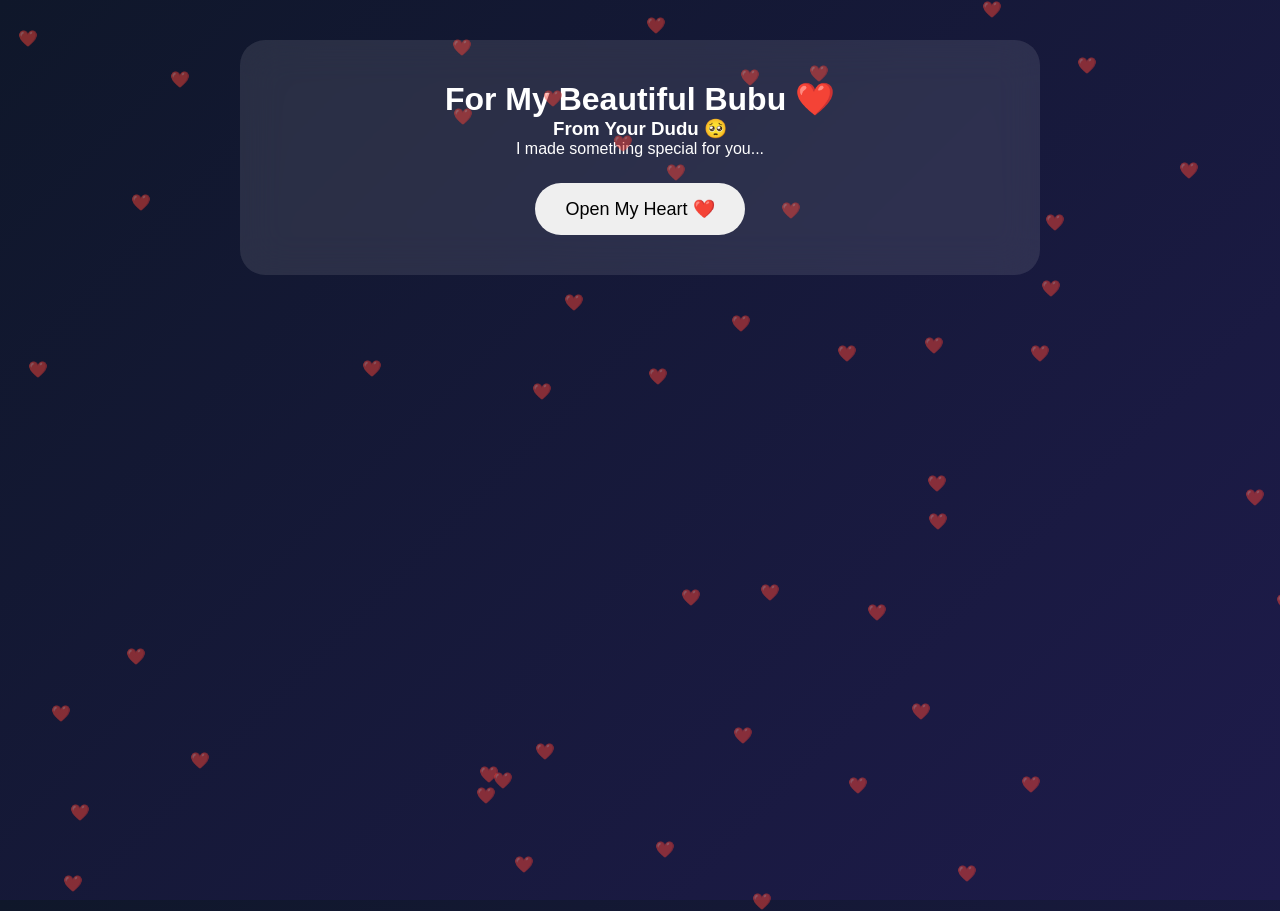
<file: index.html>
<!DOCTYPE html>
<html>
<head>
<meta charset="UTF-8">
<meta name="viewport" content="width=device-width,initial-scale=1">
<title>For My Bubu ❤️</title>

<link rel="stylesheet" href="style.css?v=1">
</head>

<body>

<div id="hearts"></div>

<div class="glass">

<h1>For My Beautiful Bubu ❤️</h1>

<h3>From Your Dudu 🥺</h3>

<p>
I made something special for you...
</p>

<a href="memories.html">
<button class="btn">Open My Heart ❤️</button>
</a>

</div>

<script src="script.js?v=1"></script>
</body>
</html>
</file>
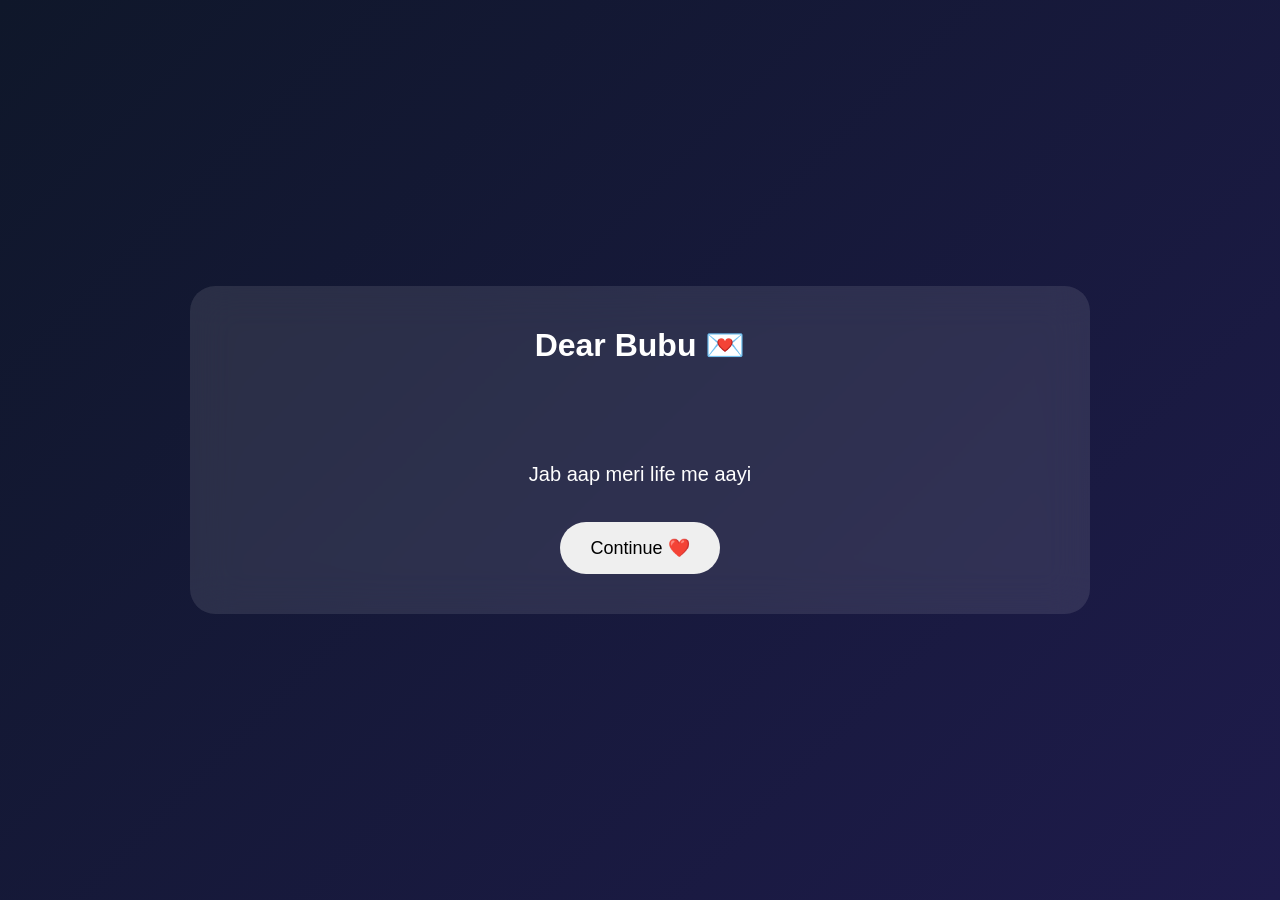
<file: memories.html>
<!DOCTYPE html>
<html lang="en">

<head>
<meta charset="UTF-8">
<meta name="viewport" content="width=device-width, initial-scale=1.0">
<title>Dear Bubu ❤️</title>

<link rel="stylesheet" href="style.css?v=1">

<style>
body{
    min-height:100vh;
    display:flex;
    justify-content:center;
    align-items:center;
    background:linear-gradient(135deg,#0f172a,#1e1b4b);
    color:white;
    padding:20px;
}

.letter{
    max-width:900px;
    width:100%;
}

#typing{
    margin-top:20px;
    font-size:20px;
    line-height:1.8;
    white-space:pre-line;
}

.btn{
    margin-top:30px;
    padding:15px 30px;
    border:none;
    border-radius:30px;
    cursor:pointer;
    font-size:18px;
}
</style>

</head>

<body>

<div class="glass letter">

<h1>Dear Bubu 💌</h1>

<div id="typing"></div>

<a href="timeline.html">
<button class="btn">Continue ❤️</button>
</a>

</div>

<script>

const text = `

Jab aap meri life me aayi thi,

tab mujhe nahi pata tha ki koi insaan itna special ho sakta hai.

Sabse pehle aapne mujhe propose kiya tha.

Aapne mujhe bahut pyaar diya...
Bahut trust diya...
Bahut care di...

Lekin sach kahu...

Main uss pyaar ko sambhal nahi paya.

Maine galtiyan ki.

Maine aapko hurt kiya.

Aur mujhe har galti ka afsos hai.

Kabhi kabhi lagta hai ki kaash main time ko wapas le ja pata.

Kaash main aapko woh pyaar de pata jiski aap hamesha haqdar thi.

Lekin ek baat kabhi nahi badli...

Aur woh hai mera pyaar.

Aaj bhi meri duniya ki sabse khoobsurat cheez...

Aap ho Bubu ❤️

- Your Dudu 🥺❤️

`;

let i = 0;

function typeWriter() {

    if(i < text.length){

        document.getElementById("typing").innerHTML += text.charAt(i);

        i++;

        setTimeout(typeWriter,40);

    }

}

window.onload = typeWriter;

</script>

</body>
</html>
</file>
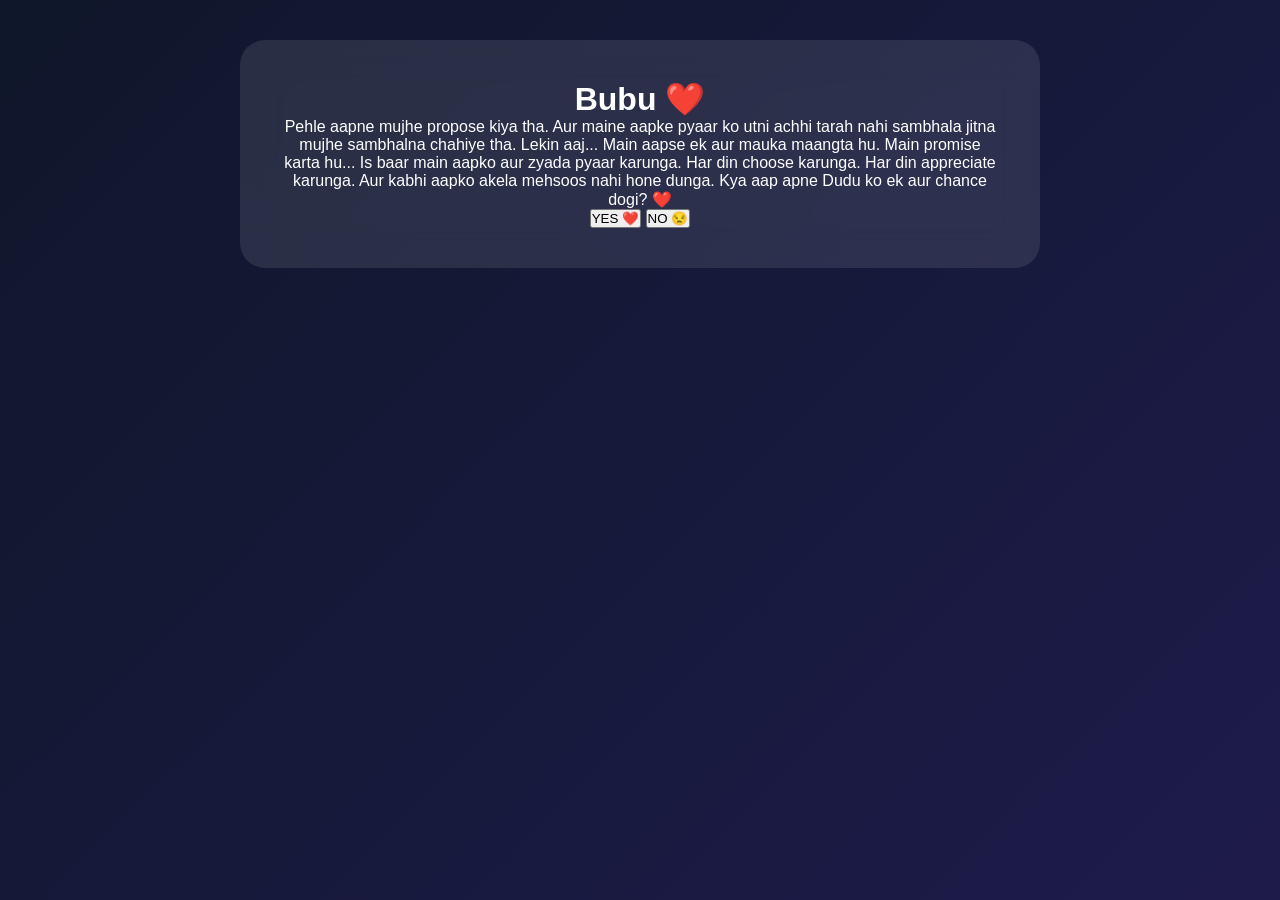
<file: proposal.html>
<!DOCTYPE html>
<html>
<head>
<link rel="stylesheet" href="style.css?v=1">
<title>Will You Give Me One Chance?</title>
</head>

<body>

<div class="glass">

<h1>Bubu ❤️</h1>

<p>

Pehle aapne mujhe propose kiya tha.

Aur maine aapke pyaar ko utni achhi tarah nahi sambhala
jitna mujhe sambhalna chahiye tha.

Lekin aaj...

Main aapse ek aur mauka maangta hu.

Main promise karta hu...

Is baar main aapko aur zyada pyaar karunga.

Har din choose karunga.

Har din appreciate karunga.

Aur kabhi aapko akela mehsoos nahi hone dunga.

Kya aap apne Dudu ko ek aur chance dogi? ❤️

</p>

<div class="buttons">

<button onclick="yesClick()">
YES ❤️
</button>

<button id="no">
NO 😒
</button>

</div>

</div>

<script>

const no=document.getElementById("no");

no.addEventListener("mouseover",()=>{

no.style.position="absolute";

no.style.left=Math.random()*80+"%";
no.style.top=Math.random()*80+"%";

});

function yesClick(){

localStorage.setItem("bubu","yes");

document.body.innerHTML=`

<div class='success'>

<h1>YAYYYYY ❤️</h1>

<h2>Thank You Bubu 🥺</h2>

<h3>I Love You Forever ♾️</h3>

</div>

`;

}

</script>

</body>
</html>
</file>
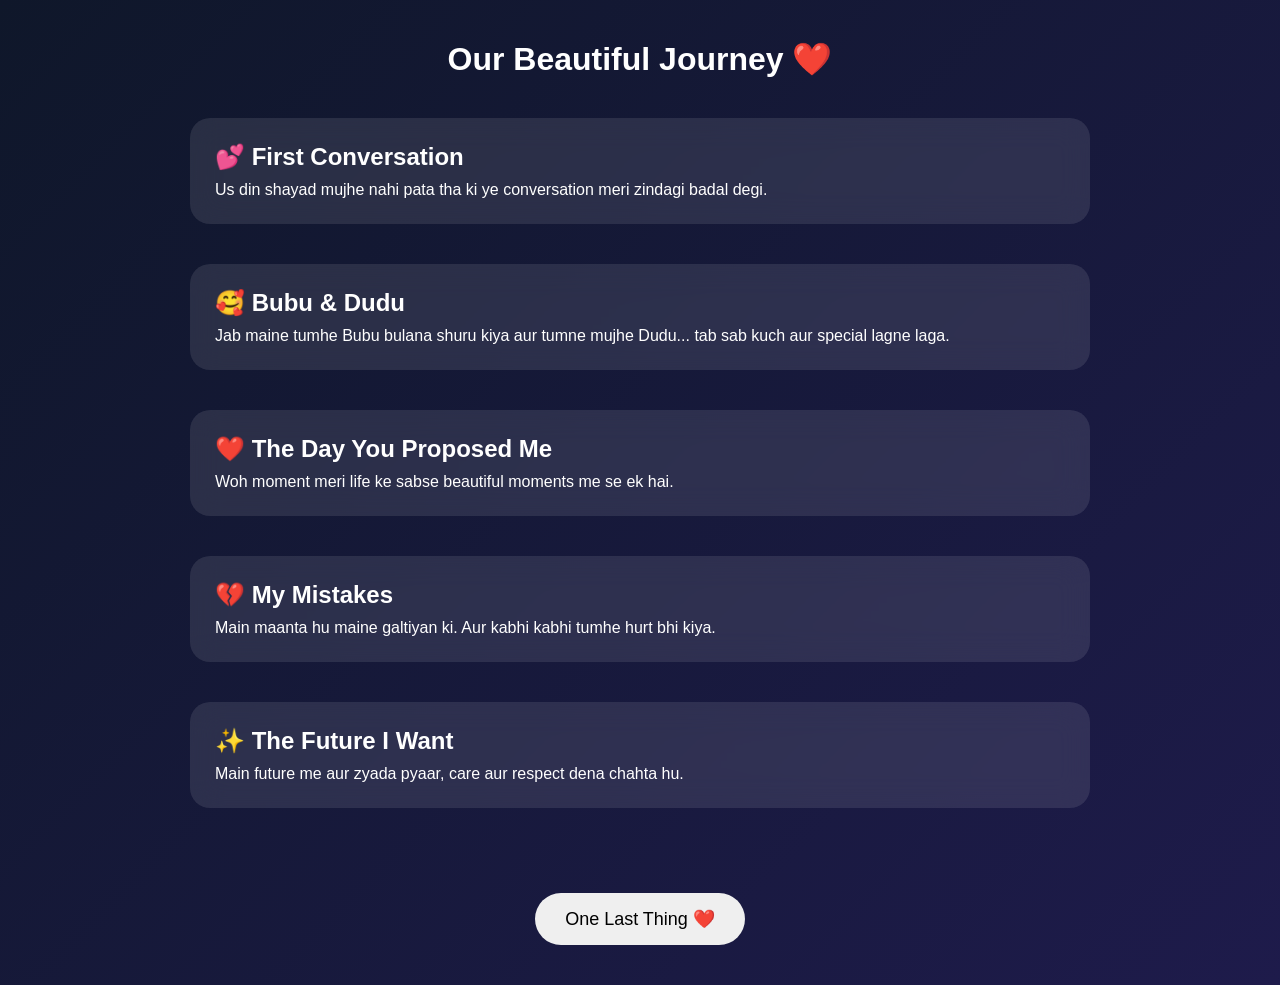
<file: timeline.html>
<!DOCTYPE html>
<html lang="en">

<head>
<meta charset="UTF-8">
<meta name="viewport" content="width=device-width, initial-scale=1.0">
<title>Our Journey ❤️</title>

<link rel="stylesheet" href="style.css?v=1">

<style>

body{
    background:linear-gradient(135deg,#0f172a,#1e1b4b);
    color:white;
    min-height:100vh;
    padding:40px 20px;
}

h1{
    text-align:center;
    margin-bottom:40px;
}

.timeline{
    max-width:900px;
    margin:auto;
}

.card{

    background:rgba(255,255,255,0.1);

    backdrop-filter:blur(15px);

    padding:25px;

    margin-bottom:20px;

    border-radius:20px;

    transition:0.3s;
}

.card:hover{
    transform:scale(1.03);
}

.card h2{
    margin-bottom:10px;
}

.btn-wrap{
    text-align:center;
    margin-top:40px;
}

.btn{

    padding:15px 30px;

    border:none;

    border-radius:30px;

    font-size:18px;

    cursor:pointer;
}

</style>

</head>

<body>

<h1>Our Beautiful Journey ❤️</h1>

<div class="timeline">

<div class="card">
<h2>💕 First Conversation</h2>
<p>
Us din shayad mujhe nahi pata tha ki ye conversation meri zindagi badal degi.
</p>
</div>

<div class="card">
<h2>🥰 Bubu & Dudu</h2>
<p>
Jab maine tumhe Bubu bulana shuru kiya aur tumne mujhe Dudu...
tab sab kuch aur special lagne laga.
</p>
</div>

<div class="card">
<h2>❤️ The Day You Proposed Me</h2>
<p>
Woh moment meri life ke sabse beautiful moments me se ek hai.
</p>
</div>

<div class="card">
<h2>💔 My Mistakes</h2>
<p>
Main maanta hu maine galtiyan ki.
Aur kabhi kabhi tumhe hurt bhi kiya.
</p>
</div>

<div class="card">
<h2>✨ The Future I Want</h2>
<p>
Main future me aur zyada pyaar, care aur respect dena chahta hu.
</p>
</div>

</div>

<div class="btn-wrap">

<a href="proposal.html">
<button class="btn">
One Last Thing ❤️
</button>
</a>

</div>

</body>
</html>
</file>
<file: style.css>
*{
    margin:0;
    padding:0;
    box-sizing:border-box;
    font-family:'Poppins',sans-serif;
}

body{
    background:linear-gradient(135deg,#0f172a,#1e1b4b);
    color:white;
    min-height:100vh;
    overflow-x:hidden;
    overflow-y:auto;
    padding:20px;
}

.glass{
    background:rgba(255,255,255,0.1);
    backdrop-filter:blur(20px);
    padding:40px;
    border-radius:25px;
    width:90%;
    max-width:800px;
    text-align:center;
    margin:20px auto;
}

.btn{
    margin-top:25px;
    padding:15px 30px;
    border:none;
    border-radius:30px;
    cursor:pointer;
    font-size:18px;
}

.timeline{
    display:flex;
    flex-direction:column;
    gap:20px;
    margin-top:30px;
}

.card{
    background:rgba(255,255,255,.1);
    padding:20px;
    border-radius:15px;
}

#typing{
    white-space:pre-line;
    font-size:20px;
    line-height:1.8;
    margin-top:20px;
}

.success{
    text-align:center;
}
</file>
